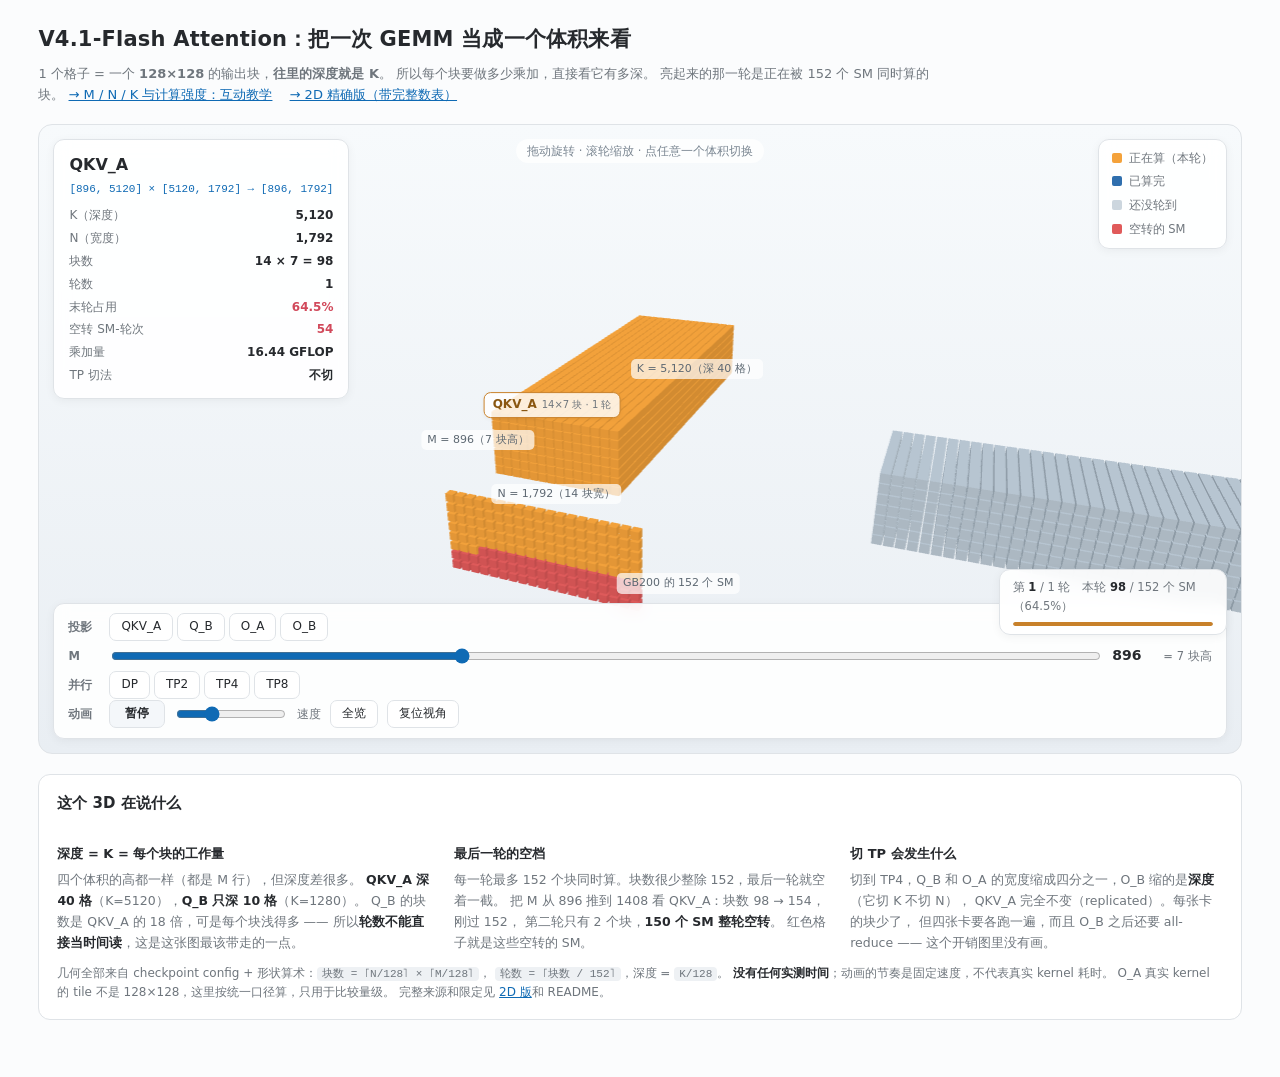
<file: index.html>
<!DOCTYPE html>
<html lang="zh-CN">
<head>
<meta charset="utf-8">
<meta name="viewport" content="width=device-width, initial-scale=1">
<title>V4.1-Flash Attention 3D</title>
<link rel="stylesheet" href="style.css">
<link rel="stylesheet" href="scene.css">
<script type="importmap">
{ "imports": { "three": "./vendor/three.module.js" } }
</script>
</head>
<body class="is3d">

<header>
  <h1>V4.1-Flash Attention：把一次 GEMM 当成一个体积来看</h1>
  <p class="sub">
    1 个格子 = 一个 <b>128×128</b> 的输出块，<b>往里的深度就是 K</b>。
    所以每个块要做多少乘加，直接看它有多深。
    亮起来的那一轮是正在被 152 个 SM 同时算的块。
    <a href="mnk.html">→ M / N / K 与计算强度：互动教学</a>　
    <a href="2d.html">→ 2D 精确版（带完整数表）</a>
  </p>
</header>

<div id="stage">
  <canvas id="gl"></canvas>
  <div id="labels"></div>

  <div id="readout" class="glass">
    <div class="ro-name" id="roName">QKV_A</div>
    <div class="ro-expr" id="roExpr"></div>
    <dl id="roStats"></dl>
  </div>

  <div id="hud" class="glass">
    <div class="hud-row">
      <span class="k">投影</span>
      <div class="seg" id="segProj"></div>
    </div>
    <div class="hud-row">
      <span class="k">M</span>
      <input type="range" id="m" min="64" max="2432" step="64" value="896">
      <b id="mOut">896</b>
      <span class="u" id="mRb"></span>
    </div>
    <div class="hud-row">
      <span class="k">并行</span>
      <div class="seg" id="segTp"></div>
    </div>
    <div class="hud-row">
      <span class="k">动画</span>
      <button id="play" class="prim">暂停</button>
      <input type="range" id="speed" min="20" max="260" step="10" value="90">
      <span class="u">速度</span>
      <button id="overview">全览</button>
      <button id="reset">复位视角</button>
    </div>
  </div>

  <div id="legend" class="glass">
    <span><i style="background:#f4a23b"></i>正在算（本轮）</span>
    <span><i style="background:#2f6fae"></i>已算完</span>
    <span><i style="background:#ccd6de"></i>还没轮到</span>
    <span><i style="background:#e05a5a"></i>空转的 SM</span>
  </div>

  <div id="wavebar" class="glass"><div id="waveText"></div><div id="waveTrack"><div id="waveFill"></div></div></div>
  <div id="hint">拖动旋转 · 滚轮缩放 · 点任意一个体积切换</div>
</div>

<section class="panel">
  <h2>这个 3D 在说什么</h2>
  <div class="cols3">
    <div>
      <h3>深度 = K = 每个块的工作量</h3>
      <p>
        四个体积的高都一样（都是 M 行），但深度差很多。
        <b>QKV_A 深 40 格</b>（K=5120），<b>Q_B 只深 10 格</b>（K=1280）。
        Q_B 的块数是 QKV_A 的 18 倍，可是每个块浅得多 ——
        所以<b>轮数不能直接当时间读</b>，这是这张图最该带走的一点。
      </p>
    </div>
    <div>
      <h3>最后一轮的空档</h3>
      <p>
        每一轮最多 152 个块同时算。块数很少整除 152，最后一轮就空着一截。
        把 M 从 896 推到 1408 看 QKV_A：块数 98 → 154，刚过 152，
        第二轮只有 2 个块，<b>150 个 SM 整轮空转</b>。
        红色格子就是这些空转的 SM。
      </p>
    </div>
    <div>
      <h3>切 TP 会发生什么</h3>
      <p>
        切到 TP4，Q_B 和 O_A 的宽度缩成四分之一，O_B 缩的是<b>深度</b>（它切 K 不切 N），
        QKV_A 完全不变（replicated）。每张卡的块少了，
        但四张卡要各跑一遍，而且 O_B 之后还要 all-reduce —— 这个开销图里没有画。
      </p>
    </div>
  </div>
  <p class="why">
    几何全部来自 checkpoint config + 形状算术：<code>块数 = ⌈N/128⌉ × ⌈M/128⌉</code>，
    <code>轮数 = ⌈块数 / 152⌉</code>，深度 = <code>K/128</code>。
    <b>没有任何实测时间</b>；动画的节奏是固定速度，不代表真实 kernel 耗时。
    O_A 真实 kernel 的 tile 不是 128×128，这里按统一口径算，只用于比较量级。
    完整来源和限定见 <a href="2d.html">2D 版</a>和 README。
  </p>
</section>

<script type="module" src="scene.js"></script>
</body>
</html>
</file>
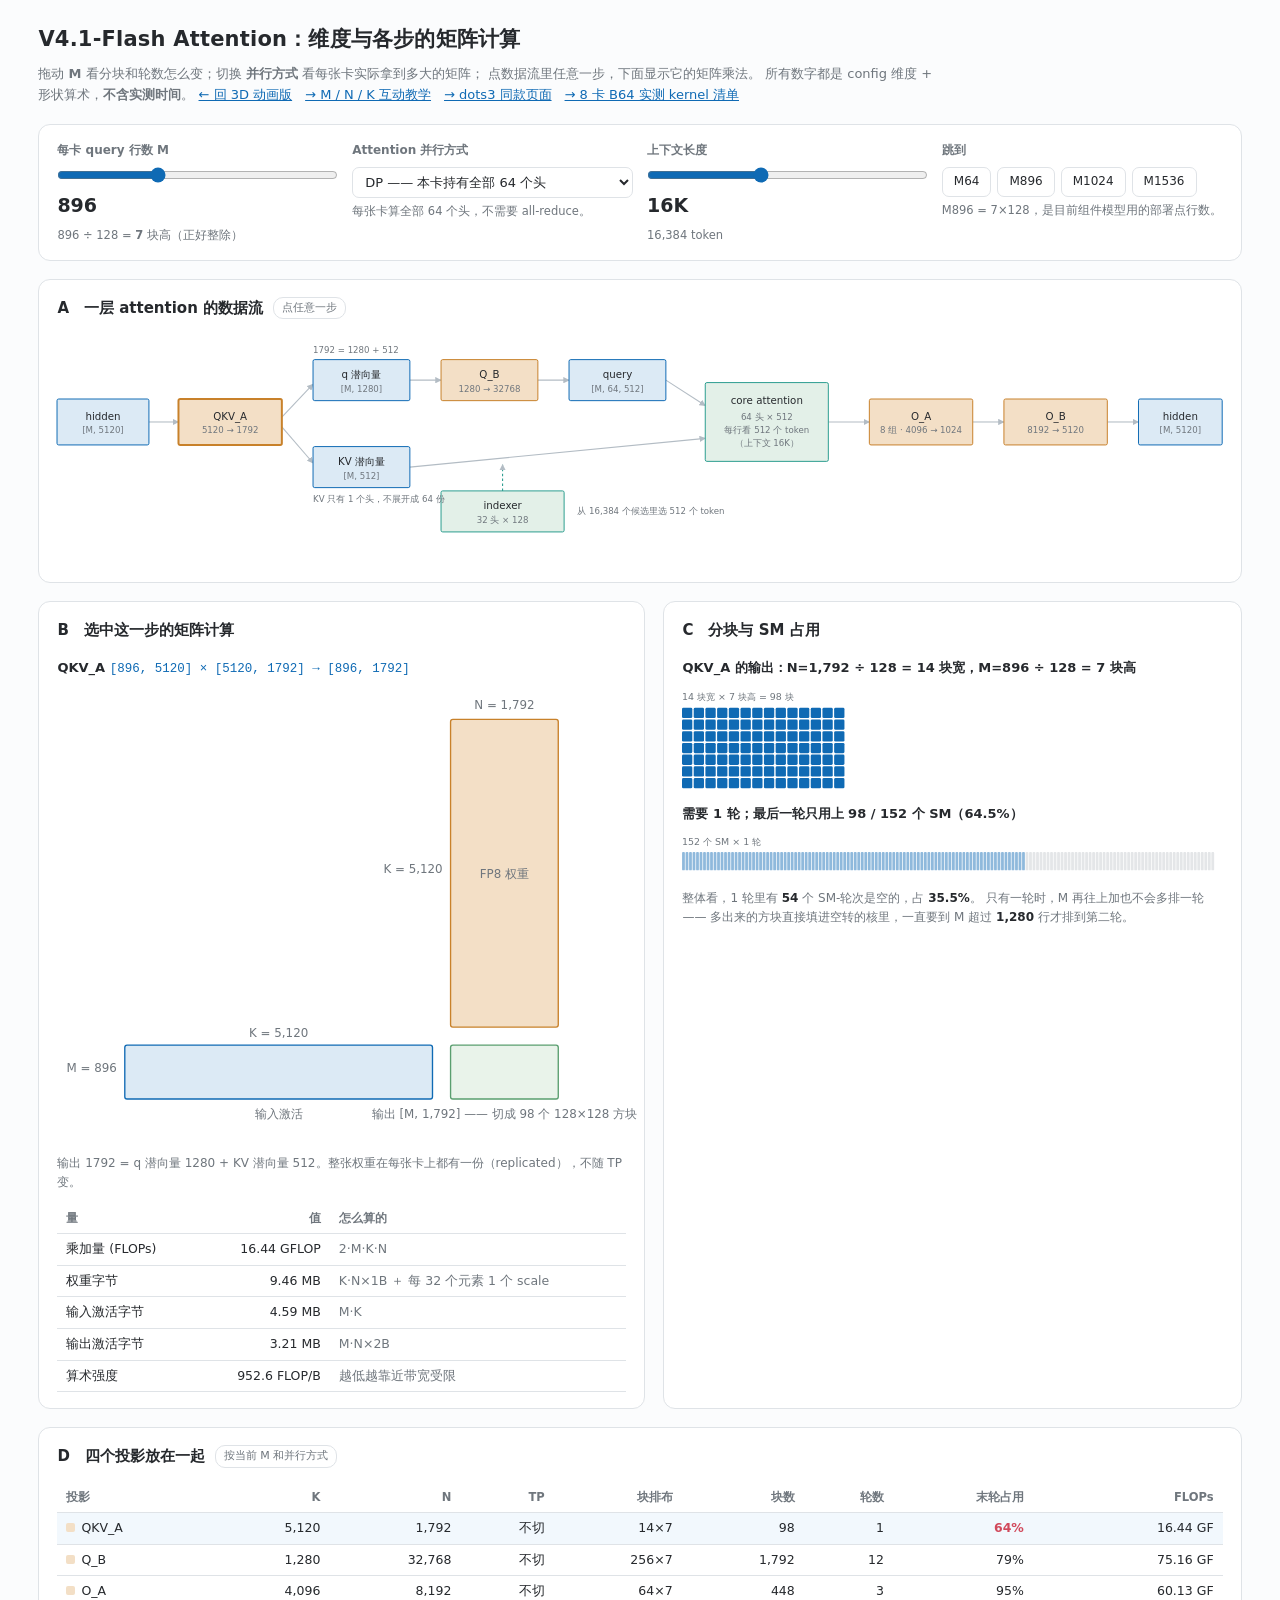
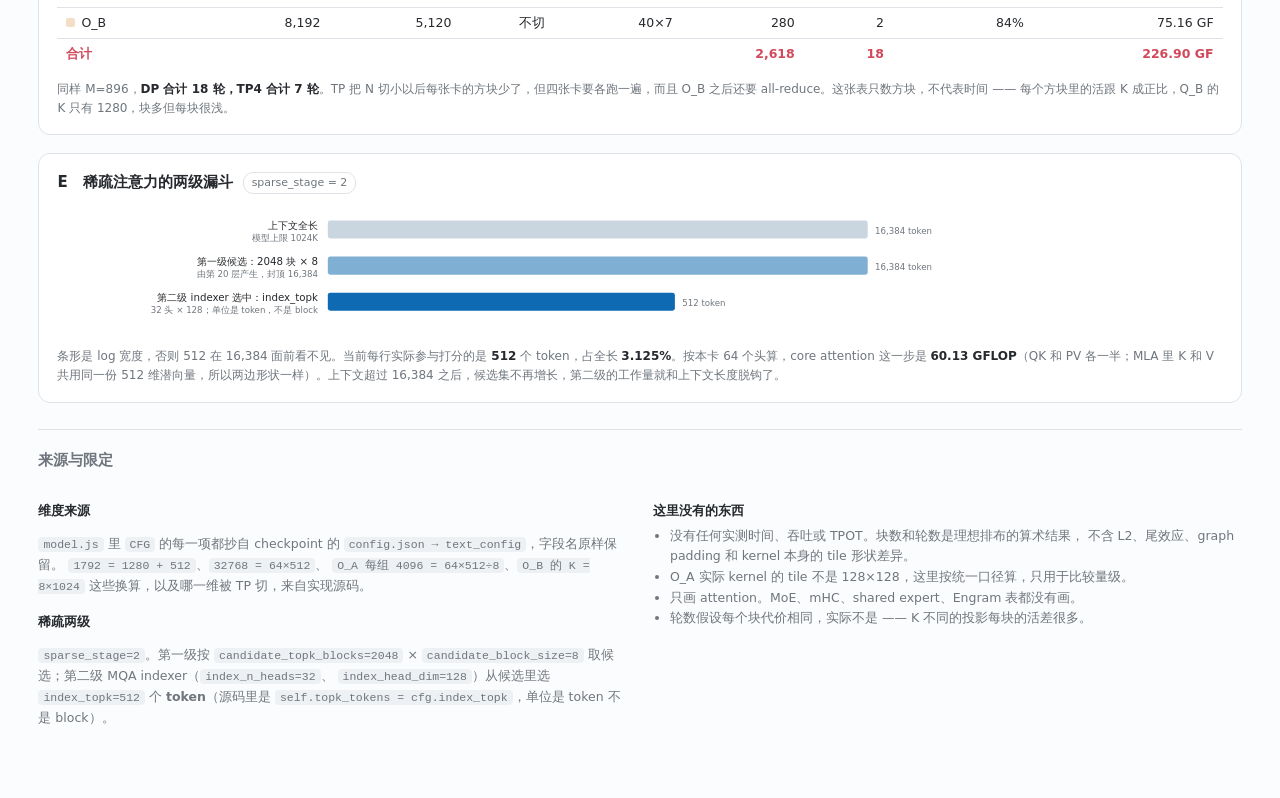
<file: 2d.html>
<!DOCTYPE html>
<html lang="zh-CN">
<head>
<meta charset="utf-8">
<meta name="viewport" content="width=device-width, initial-scale=1">
<title>V4.1-Flash Attention 结构与矩阵计算（2D 精确版）</title>
<link rel="stylesheet" href="style.css">
</head>
<body>

<header>
  <h1>V4.1-Flash Attention：维度与各步的矩阵计算</h1>
  <p class="sub">
    拖动 <b>M</b> 看分块和轮数怎么变；切换 <b>并行方式</b> 看每张卡实际拿到多大的矩阵；
    点数据流里任意一步，下面显示它的矩阵乘法。
    所有数字都是 config 维度 + 形状算术，<b>不含实测时间</b>。
    <a href="index.html">← 回 3D 动画版</a>　<a href="mnk.html">→ M / N / K 互动教学</a>　<a href="dots3.html">→ dots3 同款页面</a>　<a href="kernels.html">→ 8 卡 B64 实测 kernel 清单</a>
  </p>
</header>

<section class="controls">
  <div class="ctrl">
    <label for="m">每卡 query 行数 M</label>
    <input type="range" id="m" min="64" max="2432" step="64" value="896">
    <output id="mOut"></output>
    <div class="hint" id="mHint"></div>
  </div>
  <div class="ctrl">
    <label for="tp">Attention 并行方式</label>
    <select id="tp">
      <option value="1" selected>DP —— 本卡持有全部 64 个头</option>
      <option value="2">TP2 —— 32 个头</option>
      <option value="4">TP4 —— 16 个头</option>
      <option value="8">TP8 —— 8 个头</option>
    </select>
    <div class="hint" id="tpHint"></div>
  </div>
  <div class="ctrl">
    <label for="ctx">上下文长度</label>
    <input type="range" id="ctx" min="10" max="20" step="1" value="14">
    <output id="ctxOut"></output>
    <div class="hint" id="ctxHint"></div>
  </div>
  <div class="ctrl presets">
    <label>跳到</label>
    <div>
      <button data-m="64">M64</button>
      <button data-m="896">M896</button>
      <button data-m="1024">M1024</button>
      <button data-m="1536">M1536</button>
    </div>
    <div class="hint">M896 = 7×128，是目前组件模型用的部署点行数。</div>
  </div>
</section>

<section class="panel">
  <h2>A　一层 attention 的数据流<span class="tag">点任意一步</span></h2>
  <div id="flow"></div>
</section>

<div class="two-col">
  <section class="panel">
    <h2>B　选中这一步的矩阵计算</h2>
    <div id="stepTitle" class="step-title"></div>
    <div id="matrix"></div>
    <div id="stepWhy" class="why"></div>
    <table id="stepTable"></table>
  </section>

  <section class="panel">
    <h2>C　分块与 SM 占用</h2>
    <div id="tileHead" class="step-title"></div>
    <div id="tiles"></div>
    <div id="smHead" class="step-title"></div>
    <div id="sms"></div>
    <div id="tileNote" class="why"></div>
  </section>
</div>

<section class="panel">
  <h2>D　四个投影放在一起<span class="tag">按当前 M 和并行方式</span></h2>
  <table id="allTable"></table>
  <div id="allNote" class="why"></div>
</section>

<section class="panel">
  <h2>E　稀疏注意力的两级漏斗<span class="tag">sparse_stage = 2</span></h2>
  <div id="funnel"></div>
  <div id="funnelNote" class="why"></div>
</section>

<footer>
  <h2>来源与限定</h2>
  <div class="cols">
    <div>
      <h3>维度来源</h3>
      <p>
        <code>model.js</code> 里 <code>CFG</code> 的每一项都抄自 checkpoint 的
        <code>config.json → text_config</code>，字段名原样保留。
        <code>1792 = 1280 + 512</code>、<code>32768 = 64×512</code>、
        <code>O_A 每组 4096 = 64×512÷8</code>、<code>O_B 的 K = 8×1024</code>
        这些换算，以及哪一维被 TP 切，来自实现源码。
      </p>
      <h3>稀疏两级</h3>
      <p>
        <code>sparse_stage=2</code>。第一级按
        <code>candidate_topk_blocks=2048</code> × <code>candidate_block_size=8</code>
        取候选；第二级 MQA indexer（<code>index_n_heads=32</code>、
        <code>index_head_dim=128</code>）从候选里选
        <code>index_topk=512</code> 个 <b>token</b>（源码里是
        <code>self.topk_tokens = cfg.index_topk</code>，单位是 token 不是 block）。
      </p>
    </div>
    <div>
      <h3>这里没有的东西</h3>
      <ul>
        <li>没有任何实测时间、吞吐或 TPOT。块数和轮数是理想排布的算术结果，
            不含 L2、尾效应、graph padding 和 kernel 本身的 tile 形状差异。</li>
        <li>O_A 实际 kernel 的 tile 不是 128×128，这里按统一口径算，只用于比较量级。</li>
        <li>只画 attention。MoE、mHC、shared expert、Engram 表都没有画。</li>
        <li>轮数假设每个块代价相同，实际不是 —— K 不同的投影每块的活差很多。</li>
      </ul>
    </div>
  </div>
</footer>

<script type="module" src="app.js"></script>
</body>
</html>
</file>
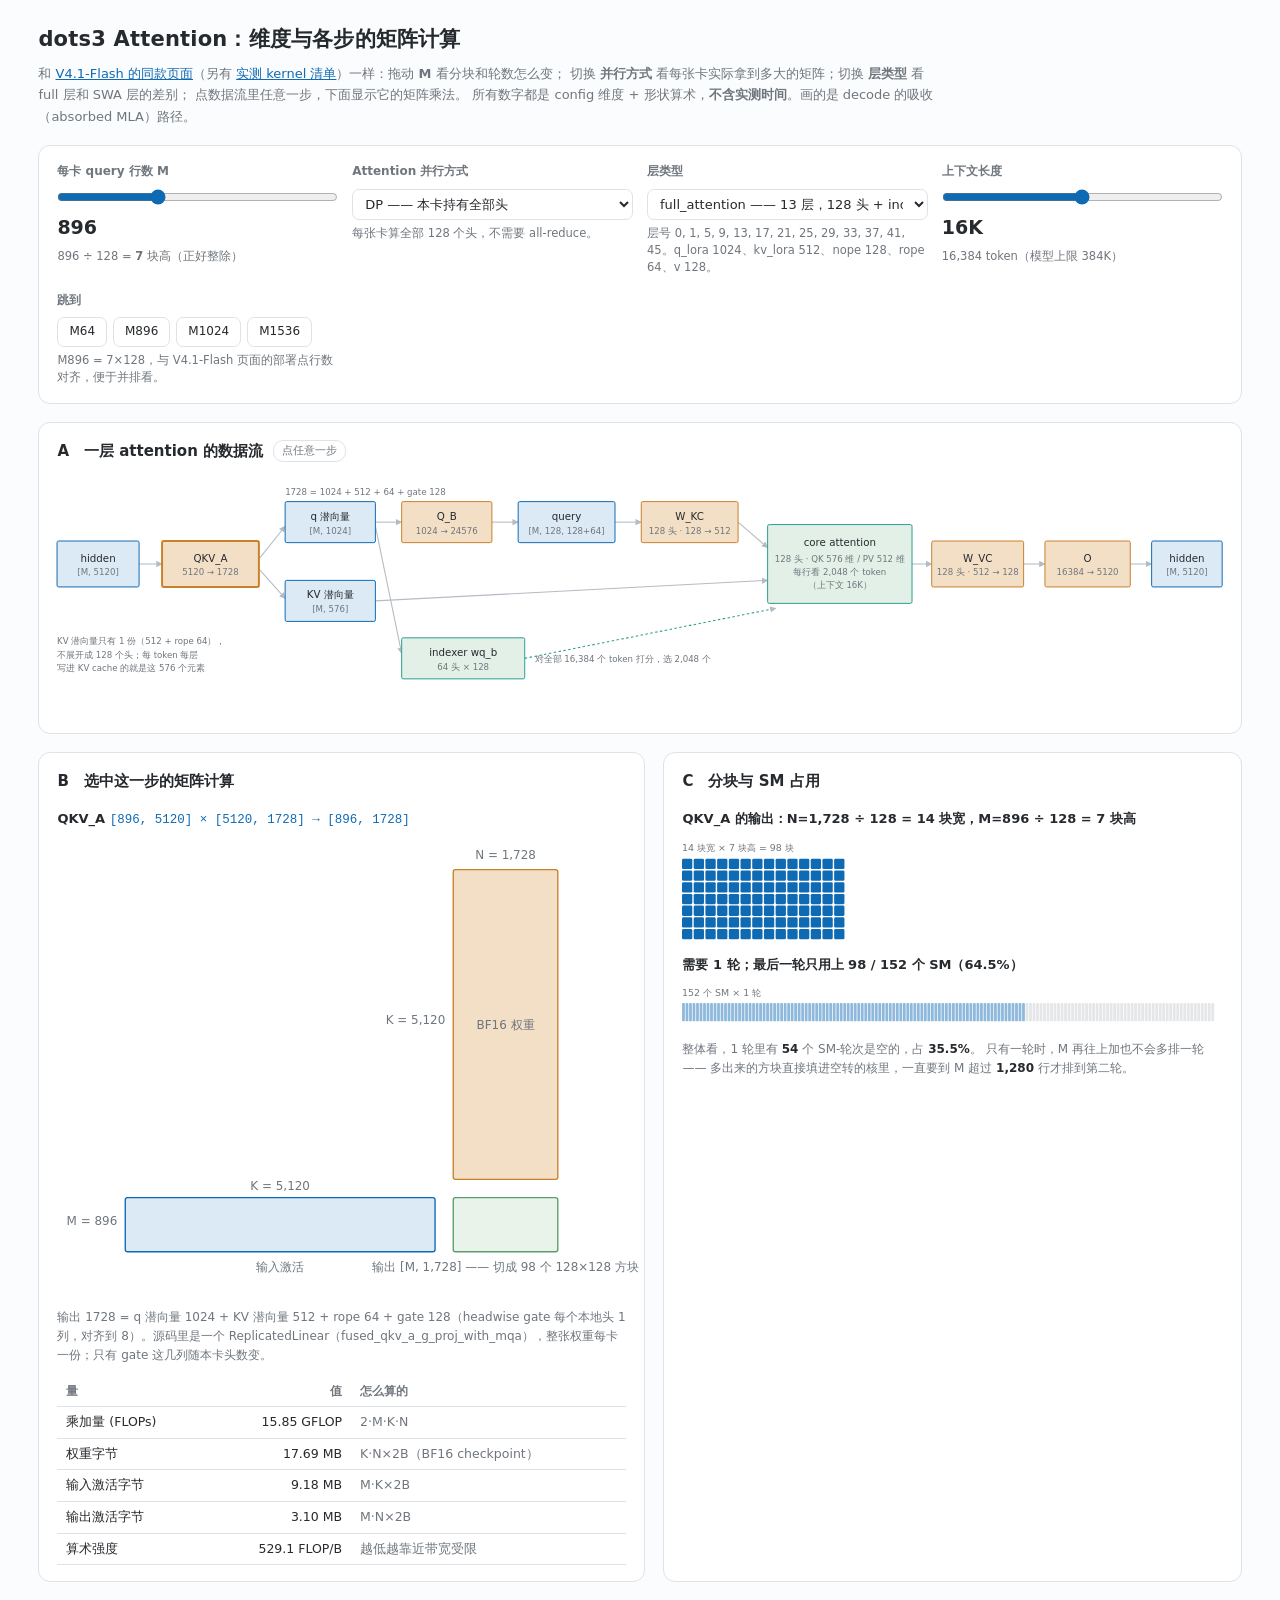
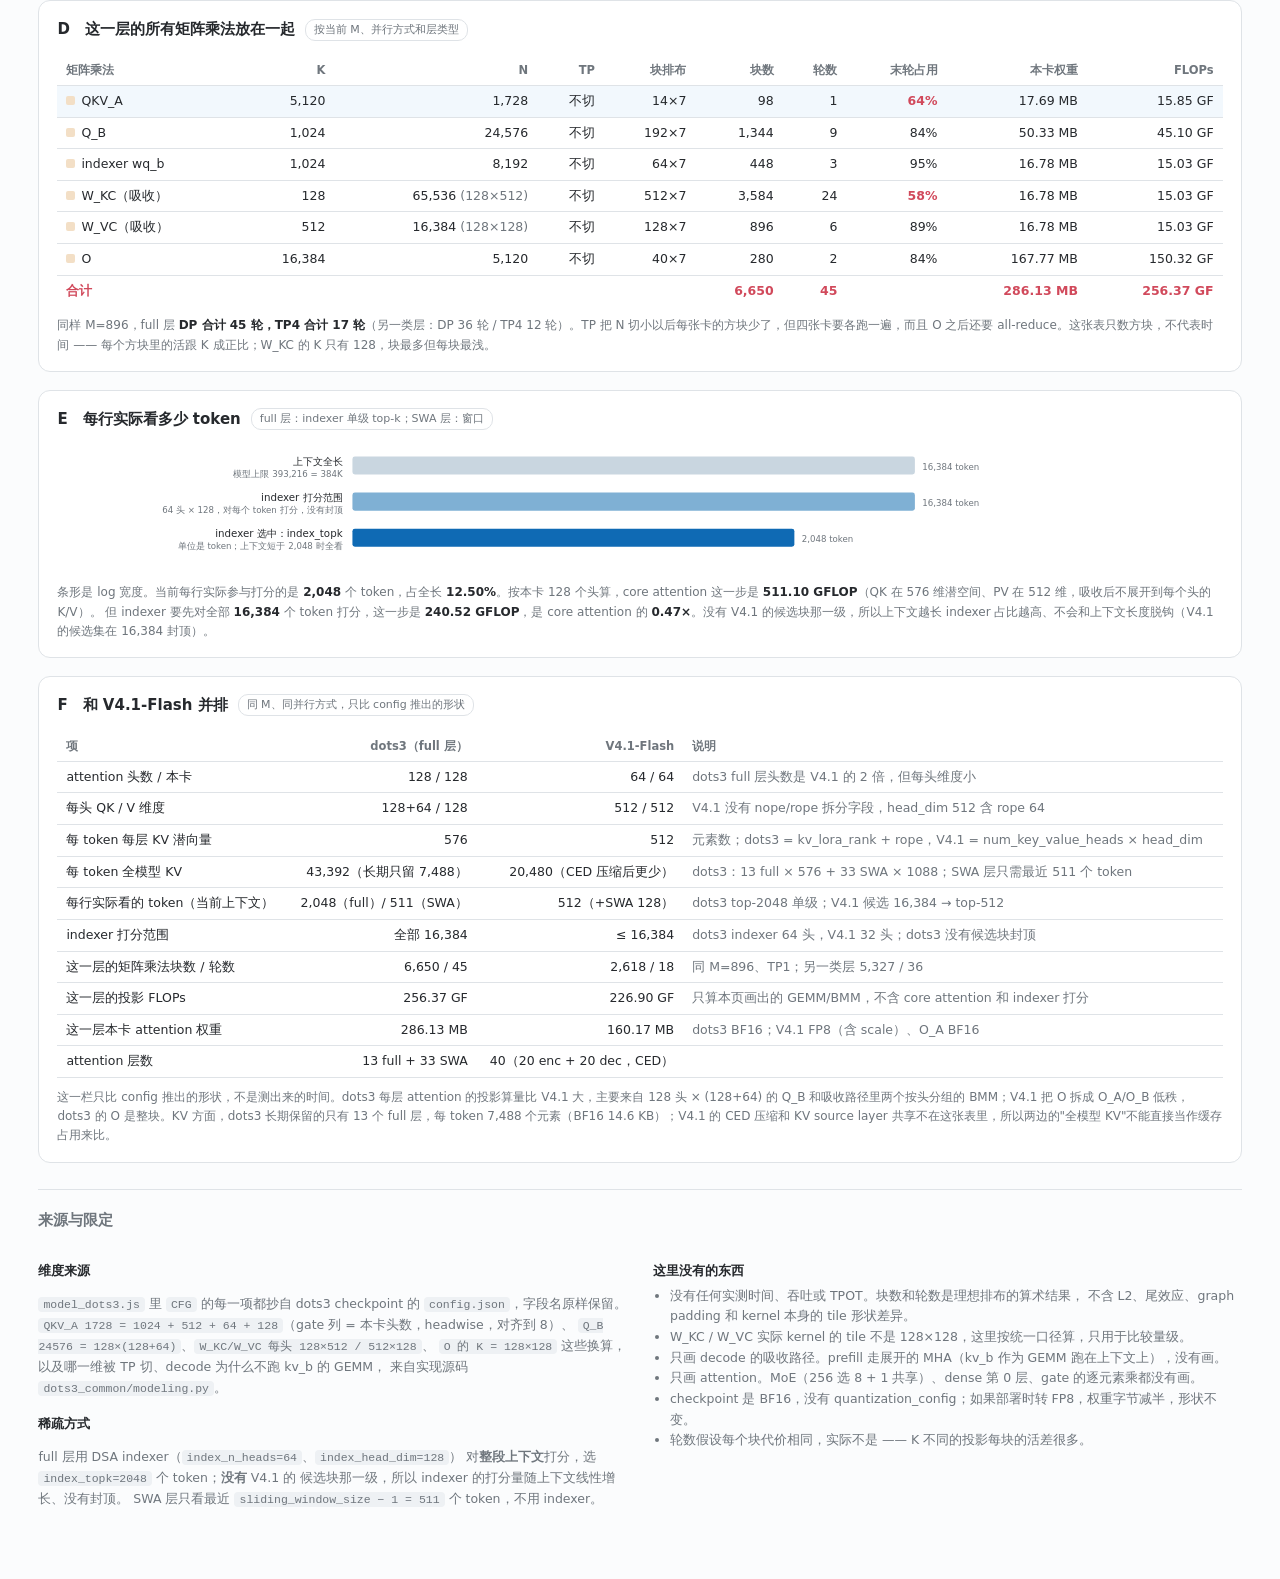
<file: dots3.html>
<!DOCTYPE html>
<html lang="zh-CN">
<head>
<meta charset="utf-8">
<meta name="viewport" content="width=device-width, initial-scale=1">
<title>dots3 Attention 结构与矩阵计算（2D 精确版）</title>
<link rel="stylesheet" href="style.css">
</head>
<body>

<header>
  <h1>dots3 Attention：维度与各步的矩阵计算</h1>
  <p class="sub">
    和 <a href="2d.html">V4.1-Flash 的同款页面</a>（另有 <a href="kernels.html">实测 kernel 清单</a>）一样：拖动 <b>M</b> 看分块和轮数怎么变；
    切换 <b>并行方式</b> 看每张卡实际拿到多大的矩阵；切换 <b>层类型</b> 看 full 层和 SWA 层的差别；
    点数据流里任意一步，下面显示它的矩阵乘法。
    所有数字都是 config 维度 + 形状算术，<b>不含实测时间</b>。画的是 decode 的吸收（absorbed MLA）路径。
  </p>
</header>

<section class="controls">
  <div class="ctrl">
    <label for="m">每卡 query 行数 M</label>
    <input type="range" id="m" min="64" max="2432" step="64" value="896">
    <output id="mOut"></output>
    <div class="hint" id="mHint"></div>
  </div>
  <div class="ctrl">
    <label for="tp">Attention 并行方式</label>
    <select id="tp">
      <option value="1" selected>DP —— 本卡持有全部头</option>
      <option value="2">TP2</option>
      <option value="4">TP4</option>
      <option value="8">TP8</option>
    </select>
    <div class="hint" id="tpHint"></div>
  </div>
  <div class="ctrl">
    <label for="layer">层类型</label>
    <select id="layer">
      <option value="full" selected>full_attention —— 13 层，128 头 + indexer</option>
      <option value="swa">sliding_attention —— 33 层，64 头，窗口 512</option>
    </select>
    <div class="hint" id="layerHint"></div>
  </div>
  <div class="ctrl">
    <label for="ctx">上下文长度</label>
    <input type="range" id="ctx" min="10" max="18" step="1" value="14">
    <output id="ctxOut"></output>
    <div class="hint" id="ctxHint"></div>
  </div>
  <div class="ctrl presets">
    <label>跳到</label>
    <div>
      <button data-m="64">M64</button>
      <button data-m="896">M896</button>
      <button data-m="1024">M1024</button>
      <button data-m="1536">M1536</button>
    </div>
    <div class="hint">M896 = 7×128，与 V4.1-Flash 页面的部署点行数对齐，便于并排看。</div>
  </div>
</section>

<section class="panel">
  <h2>A　一层 attention 的数据流<span class="tag">点任意一步</span></h2>
  <div id="flow"></div>
</section>

<div class="two-col">
  <section class="panel">
    <h2>B　选中这一步的矩阵计算</h2>
    <div id="stepTitle" class="step-title"></div>
    <div id="matrix"></div>
    <div id="stepWhy" class="why"></div>
    <table id="stepTable"></table>
  </section>

  <section class="panel">
    <h2>C　分块与 SM 占用</h2>
    <div id="tileHead" class="step-title"></div>
    <div id="tiles"></div>
    <div id="smHead" class="step-title"></div>
    <div id="sms"></div>
    <div id="tileNote" class="why"></div>
  </section>
</div>

<section class="panel">
  <h2>D　这一层的所有矩阵乘法放在一起<span class="tag">按当前 M、并行方式和层类型</span></h2>
  <table id="allTable"></table>
  <div id="allNote" class="why"></div>
</section>

<section class="panel">
  <h2>E　每行实际看多少 token<span class="tag">full 层：indexer 单级 top-k；SWA 层：窗口</span></h2>
  <div id="funnel"></div>
  <div id="funnelNote" class="why"></div>
</section>

<section class="panel">
  <h2>F　和 V4.1-Flash 并排<span class="tag">同 M、同并行方式，只比 config 推出的形状</span></h2>
  <table id="cmpTable"></table>
  <div id="cmpNote" class="why"></div>
</section>

<footer>
  <h2>来源与限定</h2>
  <div class="cols">
    <div>
      <h3>维度来源</h3>
      <p>
        <code>model_dots3.js</code> 里 <code>CFG</code> 的每一项都抄自 dots3 checkpoint 的
        <code>config.json</code>，字段名原样保留。
        <code>QKV_A 1728 = 1024 + 512 + 64 + 128</code>（gate 列 = 本卡头数，headwise，对齐到 8）、
        <code>Q_B 24576 = 128×(128+64)</code>、<code>W_KC/W_VC 每头 128×512 / 512×128</code>、
        <code>O 的 K = 128×128</code> 这些换算，以及哪一维被 TP 切、decode 为什么不跑 kv_b 的 GEMM，
        来自实现源码 <code>dots3_common/modeling.py</code>。
      </p>
      <h3>稀疏方式</h3>
      <p>
        full 层用 DSA indexer（<code>index_n_heads=64</code>、<code>index_head_dim=128</code>）
        对<b>整段上下文</b>打分，选 <code>index_topk=2048</code> 个 token；<b>没有</b> V4.1 的
        候选块那一级，所以 indexer 的打分量随上下文线性增长、没有封顶。
        SWA 层只看最近 <code>sliding_window_size − 1 = 511</code> 个 token，不用 indexer。
      </p>
    </div>
    <div>
      <h3>这里没有的东西</h3>
      <ul>
        <li>没有任何实测时间、吞吐或 TPOT。块数和轮数是理想排布的算术结果，
            不含 L2、尾效应、graph padding 和 kernel 本身的 tile 形状差异。</li>
        <li>W_KC / W_VC 实际 kernel 的 tile 不是 128×128，这里按统一口径算，只用于比较量级。</li>
        <li>只画 decode 的吸收路径。prefill 走展开的 MHA（kv_b 作为 GEMM 跑在上下文上），没有画。</li>
        <li>只画 attention。MoE（256 选 8 + 1 共享）、dense 第 0 层、gate 的逐元素乘都没有画。</li>
        <li>checkpoint 是 BF16，没有 quantization_config；如果部署时转 FP8，权重字节减半，形状不变。</li>
        <li>轮数假设每个块代价相同，实际不是 —— K 不同的投影每块的活差很多。</li>
      </ul>
    </div>
  </div>
</footer>

<script type="module" src="app_dots3.js"></script>
</body>
</html>
</file>
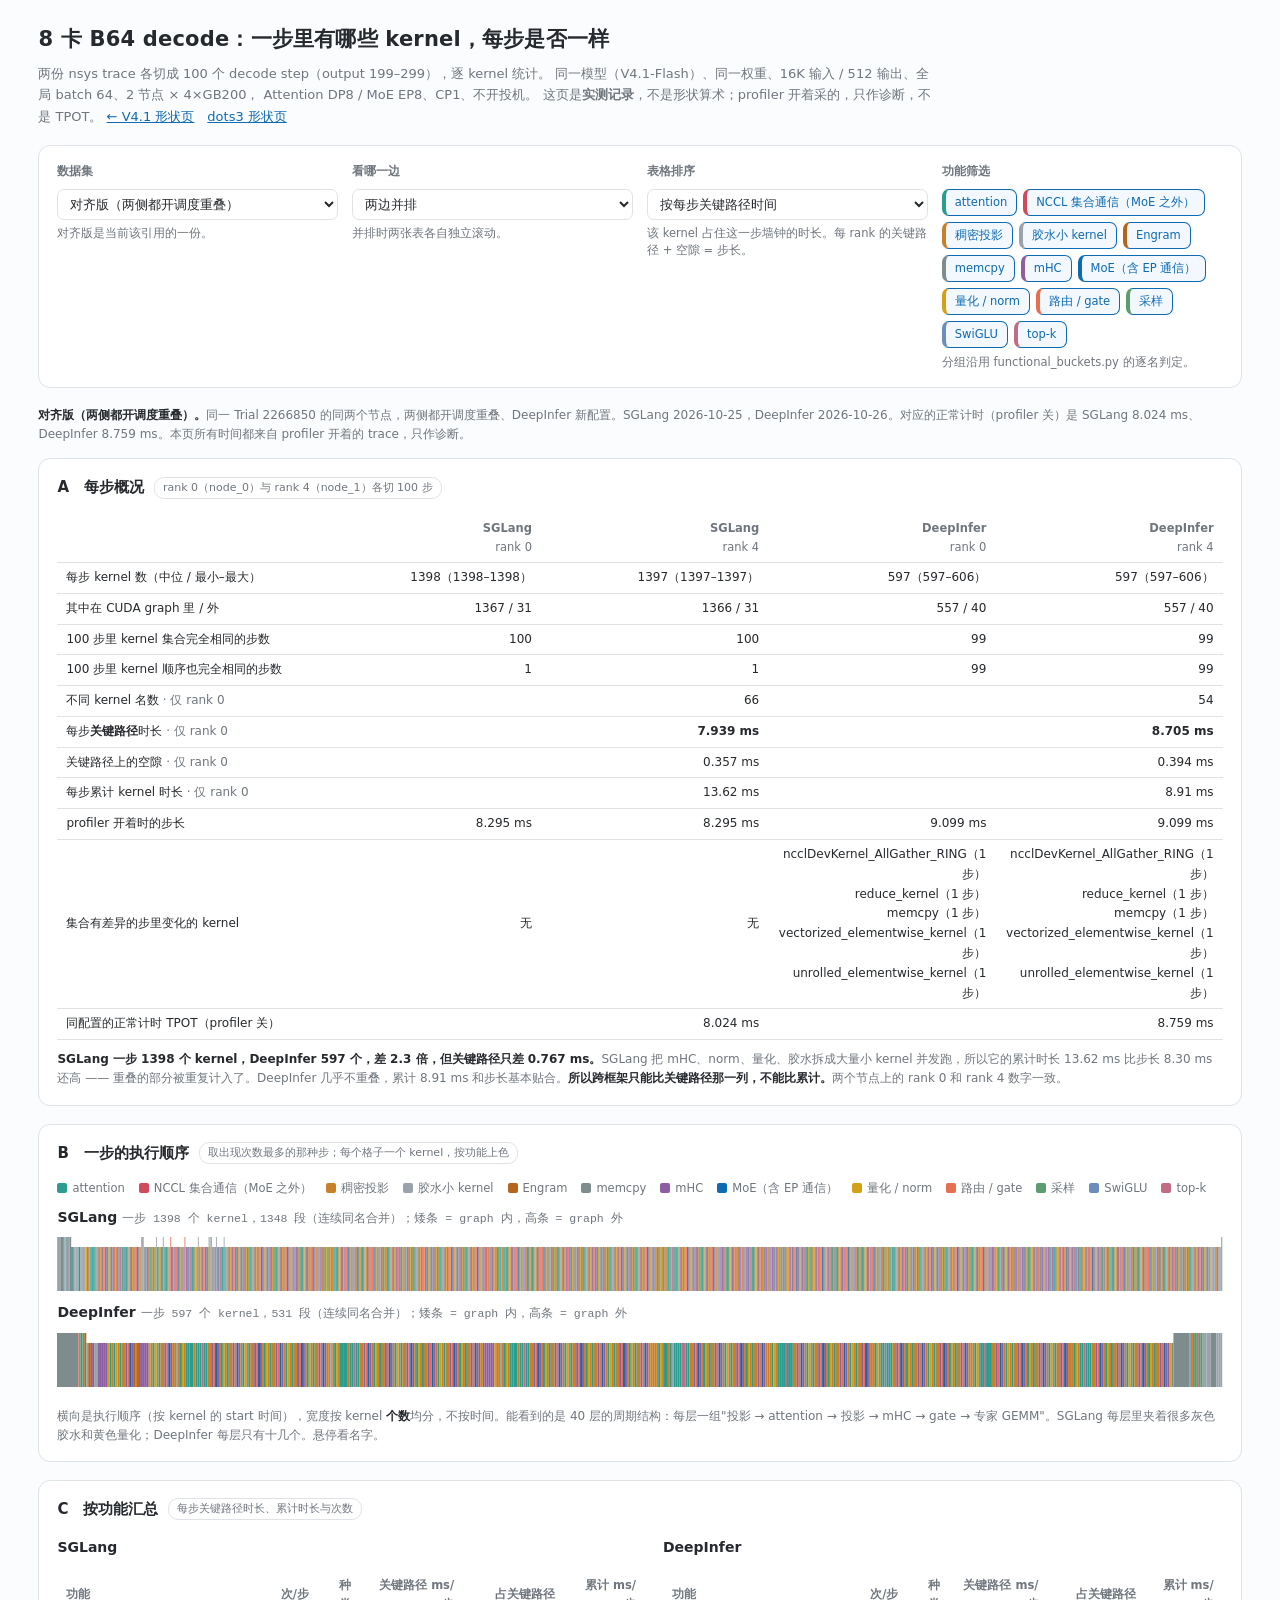
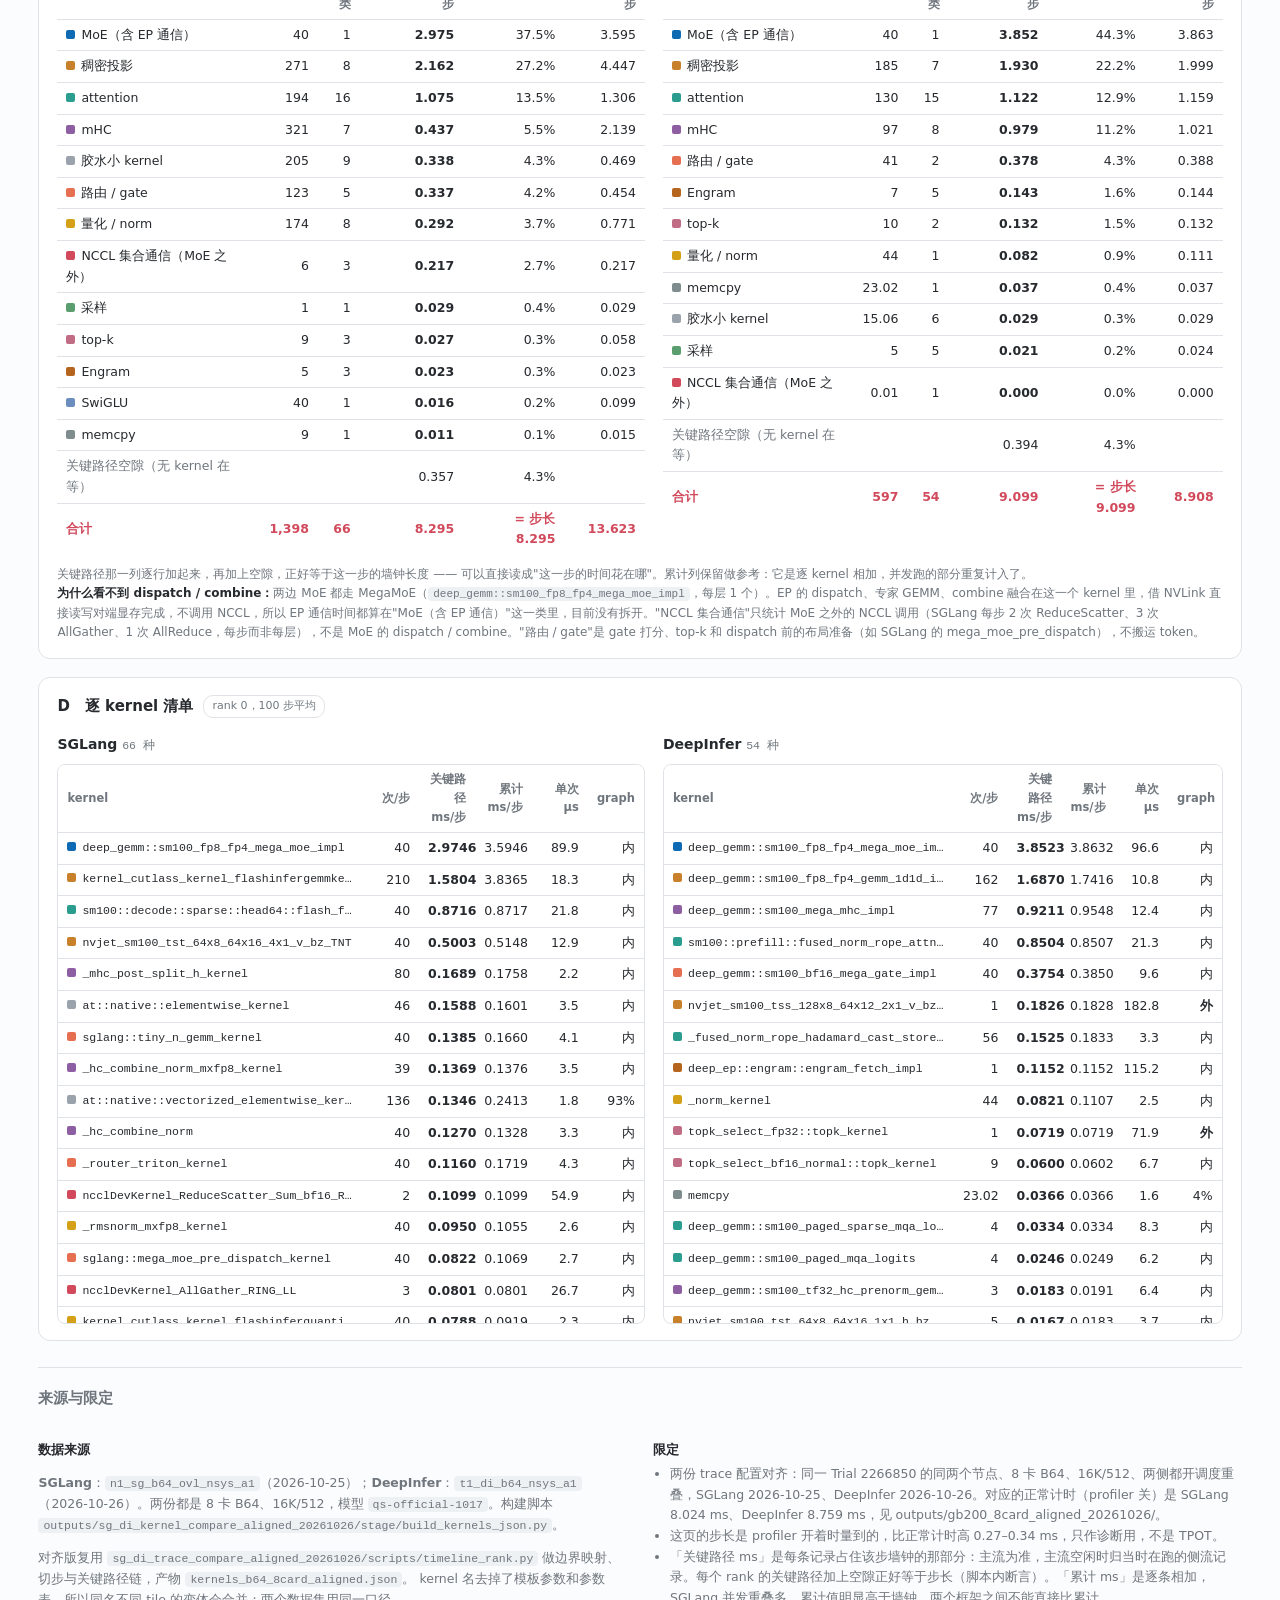
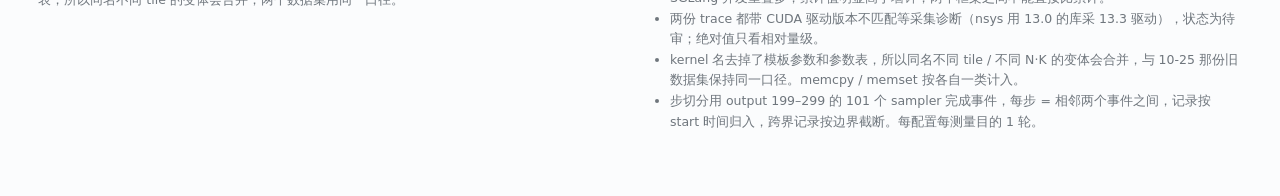
<file: kernels.html>
<!DOCTYPE html>
<html lang="zh-CN">
<head>
<meta charset="utf-8">
<meta name="viewport" content="width=device-width, initial-scale=1">
<title>8 卡 B64 decode：一步里有哪些 kernel（SGLang vs DeepInfer）</title>
<link rel="stylesheet" href="style.css">
<style>
  .cards { display: grid; gap: 12px; grid-template-columns: repeat(auto-fit, minmax(150px, 1fr)); margin-bottom: 10px; }
  .card { border: 1px solid var(--line); border-radius: 9px; padding: 9px 12px; background: #fbfcfd; }
  .card .k { font-size: 11px; color: var(--grey); }
  .card .v { font-size: 19px; font-weight: 600; font-variant-numeric: tabular-nums; }
  .card .s { font-size: 11px; color: var(--grey); }
  .legend { display: flex; flex-wrap: wrap; gap: 6px 14px; font-size: 11.5px; color: var(--grey); margin: 6px 0 8px; }
  .legend span::before { content: ''; display: inline-block; width: 10px; height: 10px; border-radius: 2px; margin-right: 5px; background: var(--c); vertical-align: -1px; }
  .strip svg { height: 64px; }
  .fw-title { font-size: 14px; font-weight: 600; margin: 0 0 8px; }
  .fw-title .mono { font-family: ui-monospace, Menlo, monospace; font-weight: 400; color: var(--grey); font-size: 11.5px; }
  #overview { table-layout: fixed; }
  #overview th:first-child, #overview td:first-child { width: 22%; }
  #overview td { white-space: normal; word-break: break-word; font-size: 12px; }
  .scroll table { table-layout: fixed; }
  td.name { text-align: left; font-family: ui-monospace, Menlo, monospace; font-size: 11.5px; overflow: hidden; text-overflow: ellipsis; white-space: nowrap; }
  .scroll th:first-child, .scroll td:first-child { width: 52%; }
  th.sortable { cursor: pointer; }
  th.sortable.on { color: var(--act-edge); }
  .filters { display: flex; flex-wrap: wrap; gap: 6px; margin: 4px 0 6px; }
  .filters button { font: inherit; font-size: 11.5px; padding: 3px 9px; border: 1px solid var(--line); background: #fff; border-radius: 7px; cursor: pointer; color: var(--dark); }
  .filters button.on { border-color: var(--act-edge); color: var(--act-edge); background: #f2f8fd; }
  .scroll { max-height: 560px; overflow: auto; border: 1px solid var(--line); border-radius: 8px; }
  .scroll table { margin: 0; }
  .scroll th { position: sticky; top: 0; background: #fff; z-index: 1; }
</style>
</head>
<body>

<header>
  <h1>8 卡 B64 decode：一步里有哪些 kernel，每步是否一样</h1>
  <p class="sub">
    两份 nsys trace 各切成 100 个 decode step（output 199–299），逐 kernel 统计。
    同一模型（V4.1-Flash）、同一权重、16K 输入 / 512 输出、全局 batch 64、2 节点 × 4×GB200，
    Attention DP8 / MoE EP8、CP1、不开投机。
    这页是<b>实测记录</b>，不是形状算术；profiler 开着采的，只作诊断，不是 TPOT。
    <a href="2d.html">← V4.1 形状页</a>　<a href="dots3.html">dots3 形状页</a>
  </p>
</header>

<section class="controls">
  <div class="ctrl">
    <label for="ds">数据集</label>
    <select id="ds">
      <option value="aligned" selected>对齐版（两侧都开调度重叠）</option>
      <option value="legacy">旧版（SGLang 关了调度重叠）</option>
    </select>
    <div class="hint">对齐版是当前该引用的一份。</div>
  </div>
  <div class="ctrl">
    <label for="fw">看哪一边</label>
    <select id="fw">
      <option value="both" selected>两边并排</option>
      <option value="SGLang">只看 SGLang</option>
      <option value="DeepInfer">只看 DeepInfer</option>
    </select>
    <div class="hint">并排时两张表各自独立滚动。</div>
  </div>
  <div class="ctrl">
    <label for="sort">表格排序</label>
    <select id="sort"></select>
    <div class="hint" id="sortHint"></div>
  </div>
  <div class="ctrl">
    <label>功能筛选</label>
    <div class="filters" id="filters"></div>
    <div class="hint">分组沿用 functional_buckets.py 的逐名判定。</div>
  </div>
</section>

<div class="why" id="dsNote" style="margin:0 0 14px"></div>

<section class="panel">
  <h2>A　每步概况<span class="tag">rank 0（node_0）与 rank 4（node_1）各切 100 步</span></h2>
  <table id="overview"></table>
  <div class="why" id="overviewNote"></div>
</section>

<section class="panel">
  <h2>B　一步的执行顺序<span class="tag">取出现次数最多的那种步；每个格子一个 kernel，按功能上色</span></h2>
  <div class="legend" id="legend"></div>
  <div id="strips"></div>
  <div class="why" id="stripNote"></div>
</section>

<section class="panel">
  <h2>C　按功能汇总<span class="tag">每步关键路径时长、累计时长与次数</span></h2>
  <div id="buckets" class="two-col" style="max-width:none"></div>
  <div class="why" id="bucketNote"></div>
</section>

<section class="panel">
  <h2>D　逐 kernel 清单<span class="tag">rank 0，100 步平均</span></h2>
  <div id="tables" class="two-col" style="max-width:none"></div>
</section>

<footer>
  <h2>来源与限定</h2>
  <div class="cols">
    <div>
      <h3>数据来源</h3>
      <p id="prov"></p>
      <p>对齐版复用 <code>sg_di_trace_compare_aligned_20261026/scripts/timeline_rank.py</code>
        做边界映射、切步与关键路径链，产物 <code>kernels_b64_8card_aligned.json</code>。
        kernel 名去掉了模板参数和参数表，所以同名不同 tile 的变体会合并；两个数据集用同一口径。</p>
    </div>
    <div>
      <h3>限定</h3>
      <ul id="limits"></ul>
    </div>
  </div>
</footer>

<script type="module" src="kernels.js"></script>
</body>
</html>
</file>
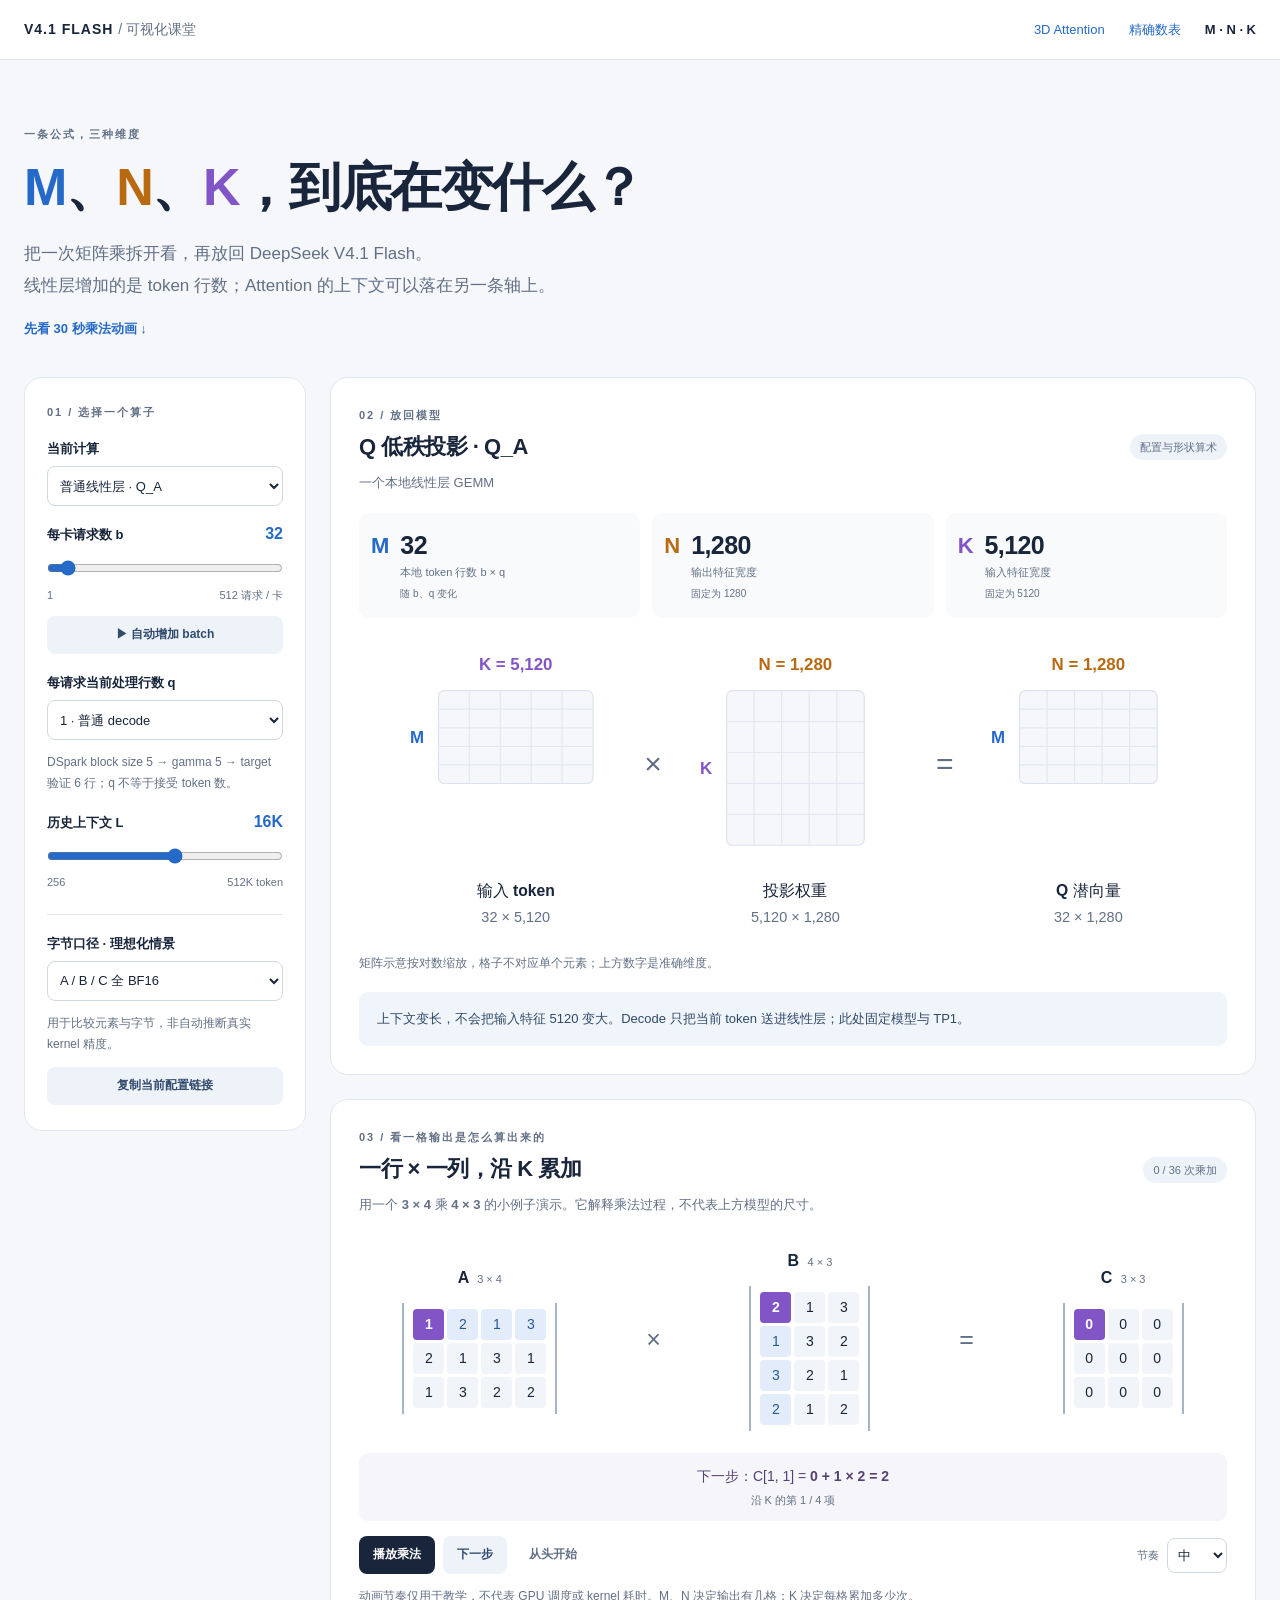
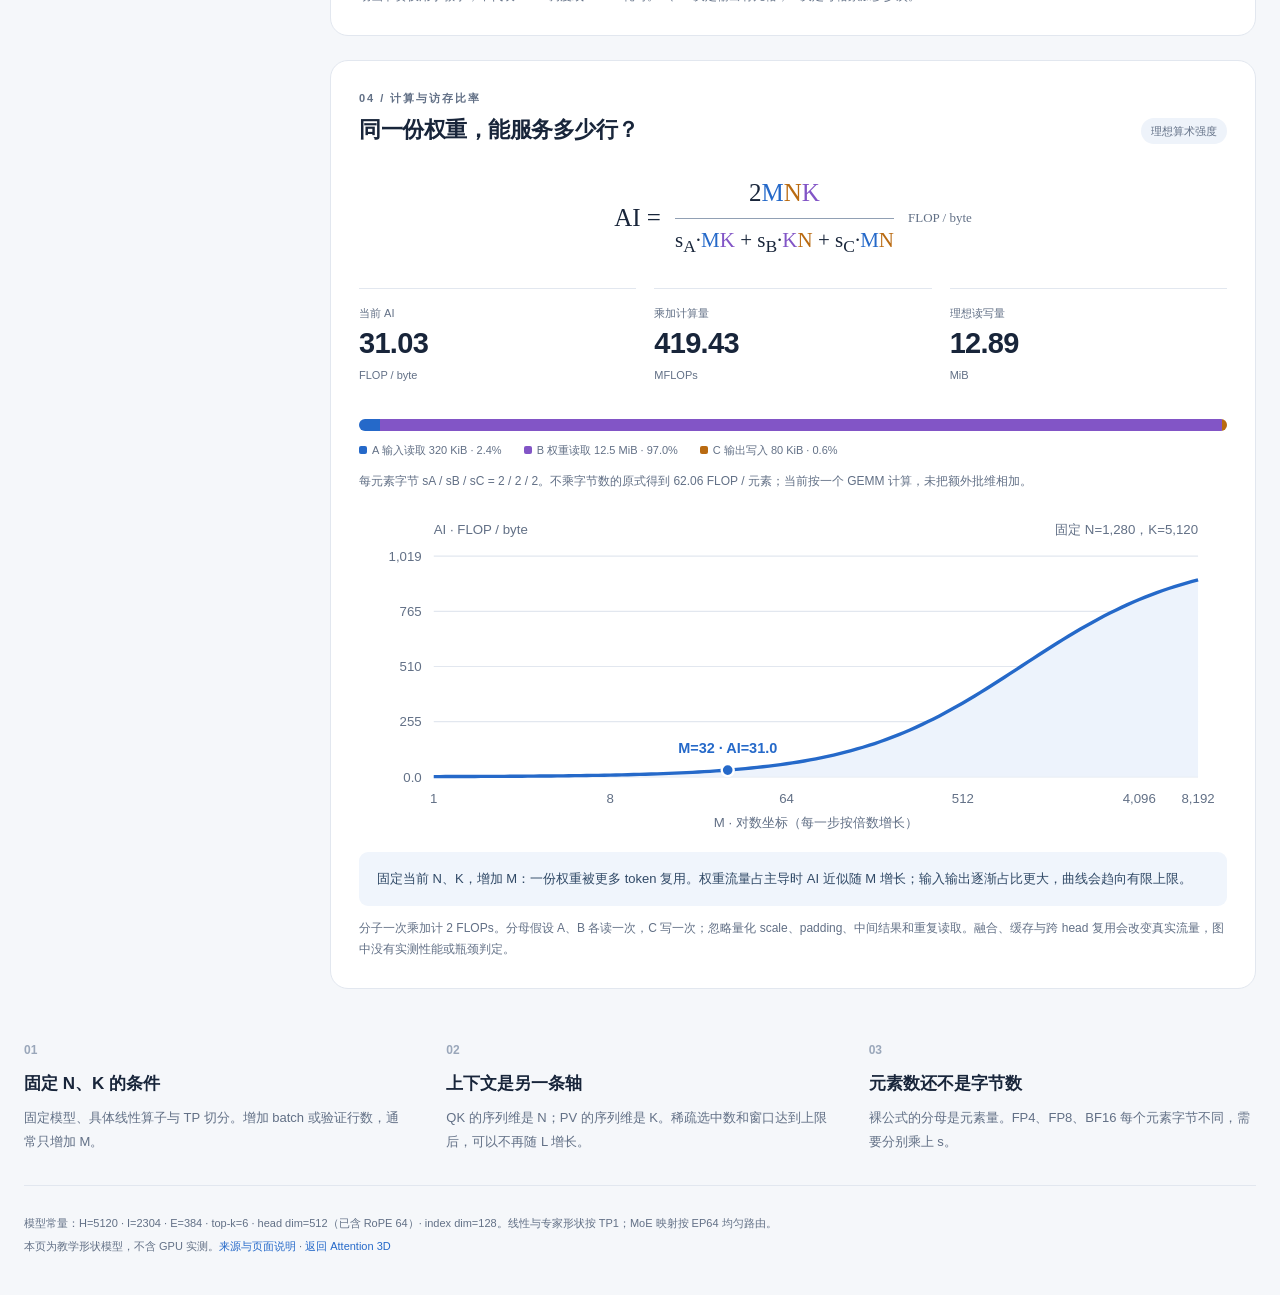
<file: mnk.html>
<!doctype html>
<html lang="zh-CN">
<head>
 <meta charset="utf-8"><meta name="viewport" content="width=device-width,initial-scale=1">
 <meta name="description" content="用交互动画理解 DeepSeek V4.1 Flash 的 M、N、K：线性层、MoE、Attention 与计算强度。">
 <title>M、N、K 到底是什么？ · V4.1-Flash 教学动画</title>
 <link rel="stylesheet" href="mnk.css">
</head>
<body>
 <nav class="topnav" aria-label="网站导航"><a href="index.html" class="brand">V4.1 FLASH <span>/ 可视化课堂</span></a><div><a href="index.html">3D Attention</a><a href="2d.html">精确数表</a><a href="mnk.html" aria-current="page">M · N · K</a></div></nav>
 <main>
  <header class="hero"><p class="eyebrow">一条公式，三种维度</p><h1><span class="m">M</span>、<span class="n">N</span>、<span class="k">K</span>，到底在变什么？</h1><p>把一次矩阵乘拆开看，再放回 DeepSeek V4.1 Flash。<br>线性层增加的是 token 行数；Attention 的上下文可以落在另一条轴上。</p><a class="jump" href="#multiply">先看 30 秒乘法动画 ↓</a></header>
  <div class="workspace">
   <aside class="controls" aria-label="模型形状控制">
    <div class="section-label">01 / 选择一个算子</div>
    <label for="op">当前计算</label><select id="op"><option value="linear">普通线性层 · Q_A</option><option value="up">MoE · 融合 gate + up</option><option value="down">MoE · down</option><option value="qk">Attention · QK 打分</option><option value="pv">Attention · PV 加权</option><option value="index">Indexer · 全扫描</option></select>
    <div class="control-title"><label for="batch">每卡请求数 b</label><output id="batchOut" for="batch">32</output></div><input id="batch" type="range" min="1" max="512" value="32"><div class="range-ends"><span>1</span><span>512 请求 / 卡</span></div>
    <button id="sweep" class="secondary" type="button">▶ 自动增加 batch</button>
    <label for="query">每请求当前处理行数 q</label><select id="query"><option value="1">1 · 普通 decode</option><option value="6">6 · 默认 DSpark 验证窗口</option><option value="8">8 · 另一个验证窗口情景</option></select>
    <p class="micro">DSpark block size 5 → gamma 5 → target 验证 6 行；q 不等于接受 token 数。</p>
    <div class="control-title"><label for="context">历史上下文 L</label><output id="contextOut" for="context">16K</output></div><input id="context" type="range" min="8" max="19" value="14"><div class="range-ends"><span>256</span><span>512K token</span></div>
    <div id="poolControl" hidden><label for="pool">参与 Attention 的 KV</label><select id="pool"><option value="sparse">稀疏选中 · 至多 512</option><option value="swa">滑动窗口 · 至多 128</option><option value="dense">完整历史 · 用于比较</option></select></div>
    <div id="ratioControl" hidden><label for="ratio">KV 压缩比例 r</label><select id="ratio"><option value="2">r = 2</option><option value="1">r = 1</option></select></div>
    <div class="divider"></div><label for="dtype">字节口径 · 理想化情景</label><select id="dtype"><option value="bf16">A / B / C 全 BF16</option><option value="fp8">A / B / C 全 FP8</option><option value="w4a8">MoE：A FP8 / W FP4 / C BF16</option></select><p class="micro">用于比较元素与字节，非自动推断真实 kernel 精度。</p>
    <button id="share" class="secondary" type="button">复制当前配置链接</button><span id="shareStatus" role="status"></span>
   </aside>
   <div class="content">
    <section class="shape-panel panel" aria-labelledby="shapeTitle"><div class="section-label">02 / 放回模型</div><div class="panel-heading"><h2 id="shapeTitle">Q 低秩投影 · Q_A</h2><span class="tag">配置与形状算术</span></div><p id="scope" class="scope"></p>
     <div class="dimensions"><article><span class="dim-letter m">M</span><div><strong id="mValue">32</strong><span id="mMeaning"></span><small id="mChange"></small></div></article><article><span class="dim-letter n">N</span><div><strong id="nValue">1,280</strong><span id="nMeaning"></span><small id="nChange"></small></div></article><article><span class="dim-letter k">K</span><div><strong id="kValue">5,120</strong><span id="kMeaning"></span><small id="kChange"></small></div></article></div>
     <div id="shapeDrawing" class="shape-drawing" role="img" aria-label="当前矩阵形状"></div><p class="micro">矩阵示意按对数缩放，格子不对应单个元素；上方数字是准确维度。</p>
     <p id="shapeNote" class="insight"></p><p id="attentionNote" class="micro" hidden>这里按单请求、单 head 的逻辑乘法记账。稀疏 S=min(512,L) 与窗口 S=min(128,L) 是教学情景；实际层还受压缩历史长度、有效 key 集合与 query 选择限制。MQA 可跨 head 复用 KV，FlashAttention 类实现不必物化完整 scores。下方字节数不能当实际 HBM 流量。</p>
    </section>
    <section class="panel multiply" id="multiply" aria-labelledby="multiplyTitle"><div class="section-label">03 / 看一格输出是怎么算出来的</div><div class="panel-heading"><h2 id="multiplyTitle">一行 × 一列，沿 K 累加</h2><span id="stepCount" class="tag">0 / 36 次乘加</span></div><p class="scope">用一个 <b>3 × 4</b> 乘 <b>4 × 3</b> 的小例子演示。它解释乘法过程，不代表上方模型的尺寸。</p><div id="toyDrawing" class="toy-drawing" role="img" aria-label="矩阵乘法分步演示"></div><div class="calculation" id="calculation" aria-live="off"></div><div class="playback"><button id="play" class="primary" type="button">播放乘法</button><button id="next" class="secondary" type="button">下一步</button><button id="restart" class="text-button" type="button">从头开始</button><label for="speed">节奏</label><select id="speed"><option value="800">慢</option><option value="400" selected>中</option><option value="150">快</option></select></div><p class="micro">动画节奏仅用于教学，不代表 GPU 调度或 kernel 耗时。M、N 决定输出有几格；K 决定每格累加多少次。</p></section>
    <section class="panel intensity" aria-labelledby="intensityTitle"><div class="section-label">04 / 计算与访存比率</div><div class="panel-heading"><h2 id="intensityTitle">同一份权重，能服务多少行？</h2><span class="tag">理想算术强度</span></div><div class="formula"><span>AI =</span><span class="fraction"><span>2<span class="m">M</span><span class="n">N</span><span class="k">K</span></span><span>s<sub>A</sub>·<span class="m">M</span><span class="k">K</span> + s<sub>B</sub>·<span class="k">K</span><span class="n">N</span> + s<sub>C</sub>·<span class="m">M</span><span class="n">N</span></span></span><small>FLOP / byte</small></div><div class="metrics"><div><span>当前 AI</span><strong id="aiValue"></strong><small>FLOP / byte</small></div><div><span>乘加计算量</span><strong id="flopsValue"></strong><small id="flopsUnit"></small></div><div><span>理想读写量</span><strong id="bytesValue"></strong><small id="bytesUnit"></small></div></div><div id="traffic" class="traffic"></div><div id="trafficLegend" class="traffic-legend"></div><p id="dtypeNote" class="micro"></p><div id="chart" class="chart" role="img" aria-label="固定 N K 时算术强度随 M 的变化"></div><p id="chartNote" class="insight"></p><p class="micro">分子一次乘加计 2 FLOPs。分母假设 A、B 各读一次，C 写一次；忽略量化 scale、padding、中间结果和重复读取。融合、缓存与跨 head 复用会改变真实流量，图中没有实测性能或瓶颈判定。</p></section>
   </div>
  </div>
  <section class="takeaways" aria-label="学习要点"><article><span>01</span><h3>固定 N、K 的条件</h3><p>固定模型、具体线性算子与 TP 切分。增加 batch 或验证行数，通常只增加 M。</p></article><article><span>02</span><h3>上下文是另一条轴</h3><p>QK 的序列维是 N；PV 的序列维是 K。稀疏选中数和窗口达到上限后，可以不再随 L 增长。</p></article><article><span>03</span><h3>元素数还不是字节数</h3><p>裸公式的分母是元素量。FP4、FP8、BF16 每个元素字节不同，需要分别乘上 s。</p></article></section>
  <footer><p>模型常量：H=5120 · I=2304 · E=384 · top-k=6 · head dim=512（已含 RoPE 64）· index dim=128。线性与专家形状按 TP1；MoE 映射按 EP64 均匀路由。</p><p>本页为教学形状模型，不含 GPU 实测。<a href="README.md">来源与页面说明</a> · <a href="index.html">返回 Attention 3D</a></p></footer>
 </main><script type="module" src="mnk.js"></script>
</body></html>
</file>
<file: style.css>
:root {
  --act: #dceaf5; --act-edge: #0f6ab4;
  --w: #f3dfc6;   --w-edge: #c8812a;
  --attn: #e3f0e8; --attn-edge: #2a9d8f;
  --warn: #d1495b; --idle: #e4e6e8; --busy: #0f6ab4;
  --dark: #26292d; --grey: #6f767d; --line: #dfe3e7; --bg: #fbfcfd;
}
* { box-sizing: border-box; }
body {
  margin: 0; padding: 22px clamp(14px, 3vw, 46px) 60px; background: var(--bg); color: var(--dark);
  font: 14px/1.65 "PingFang SC", "Hiragino Sans GB", "Microsoft YaHei", -apple-system, system-ui, sans-serif;
  -webkit-font-smoothing: antialiased;
}
h1 { font-size: 21px; margin: 0 0 6px; font-weight: 600; letter-spacing: .2px; }
h2 {
  font-size: 15px; margin: 0 0 14px; font-weight: 600;
  display: flex; align-items: center; gap: 10px;
}
h3 { font-size: 13px; margin: 14px 0 4px; font-weight: 600; }
.tag {
  font-size: 11px; font-weight: 400; color: var(--grey);
  border: 1px solid var(--line); border-radius: 10px; padding: 1px 8px; background: #fff;
}
header { max-width: 1480px; margin: 0 auto 18px; }
.sub { color: var(--grey); margin: 0; font-size: 13px; max-width: 900px; }
code { font-family: ui-monospace, SFMono-Regular, Menlo, monospace; font-size: .92em;
  background: #eef1f4; padding: 1px 5px; border-radius: 4px; }

.controls {
  max-width: 1480px; margin: 0 auto 18px; display: grid; gap: 14px;
  grid-template-columns: repeat(auto-fit, minmax(230px, 1fr));
  background: #fff; border: 1px solid var(--line); border-radius: 12px; padding: 16px 18px;
}
.ctrl label { display: block; font-size: 12px; font-weight: 600; color: var(--grey); margin-bottom: 7px; }
.ctrl input[type=range] { width: 100%; accent-color: var(--act-edge); margin: 0; }
.ctrl select {
  width: 100%; padding: 6px 8px; border: 1px solid var(--line); border-radius: 7px;
  background: #fff; font: inherit; font-size: 13px; color: var(--dark);
}
.ctrl output { font-size: 19px; font-weight: 600; font-variant-numeric: tabular-nums; }
.hint { font-size: 11.5px; color: var(--grey); margin-top: 5px; line-height: 1.5; }
.presets div { display: flex; gap: 6px; flex-wrap: wrap; }
.presets button {
  font: inherit; font-size: 12px; padding: 4px 11px; border: 1px solid var(--line);
  background: #fff; border-radius: 7px; cursor: pointer; color: var(--dark);
}
.presets button:hover { border-color: var(--act-edge); color: var(--act-edge); }

.panel {
  max-width: 1480px; margin: 0 auto 18px; background: #fff;
  border: 1px solid var(--line); border-radius: 12px; padding: 16px 18px;
}
.two-col {
  max-width: 1480px; margin: 0 auto; display: grid; gap: 18px;
  grid-template-columns: minmax(0, 1.05fr) minmax(0, 1fr);
}
.two-col .panel { max-width: none; margin-bottom: 18px; }
@media (max-width: 1080px) { .two-col { grid-template-columns: 1fr; } }

svg { display: block; width: 100%; height: auto; overflow: visible; }
.box { cursor: pointer; }
.box rect { transition: filter .12s, stroke-width .12s; }
.box:hover rect { filter: brightness(.965); }
.box.sel rect { stroke-width: 2.4; }
.box text { pointer-events: none; }
.lbl { font-size: 12.5px; fill: var(--dark); }
.dim { font-size: 10.5px; fill: var(--grey); }
.edge { stroke: #b3bcc4; stroke-width: 1.3; fill: none; marker-end: url(#ar); }

.step-title { font-size: 13px; font-weight: 600; margin: 2px 0 10px; }
.step-title .mono {
  font-family: ui-monospace, SFMono-Regular, Menlo, monospace;
  font-weight: 400; color: var(--act-edge); font-size: 12.5px;
}
.why { font-size: 12px; color: var(--grey); margin: 10px 0 0; line-height: 1.6; }
.why b { color: var(--dark); font-weight: 600; }

table { border-collapse: collapse; width: 100%; margin-top: 12px; font-size: 12.5px; }
th, td { text-align: right; padding: 5px 9px; border-bottom: 1px solid var(--line); }
th { color: var(--grey); font-weight: 600; font-size: 11.5px; }
th:first-child, td:first-child { text-align: left; }
td { font-variant-numeric: tabular-nums; }
tr.total td { font-weight: 600; color: var(--warn); border-bottom: none; }
tr.sel td { background: #f2f8fd; }
td.hl { color: var(--warn); font-weight: 600; }

.swatch { display: inline-block; width: 9px; height: 9px; border-radius: 2px; margin-right: 6px; }
footer {
  max-width: 1480px; margin: 26px auto 0; padding-top: 18px; border-top: 1px solid var(--line);
  font-size: 12.5px; color: var(--grey);
}
footer .cols { display: grid; gap: 26px; grid-template-columns: repeat(auto-fit, minmax(300px, 1fr)); }
footer p, footer li { line-height: 1.65; }
footer ul { padding-left: 17px; margin: 4px 0; }
footer h3 { color: var(--dark); }

/* 两页互相跳转的链接 */
header .sub a { color: var(--act-edge); }
</file>
<file: scene.css>
/* 3D 页专用：画布、浮层 HUD、投影到屏幕的标签 */

body.is3d { padding-bottom: 40px; }

#stage {
  position: relative; max-width: 1480px; margin: 0 auto 20px;
  height: min(70vh, 720px); min-height: 440px;
  border: 1px solid var(--line); border-radius: 14px; overflow: hidden;
  background: linear-gradient(180deg, #f7fafc 0%, #e9eef3 100%);
}
#gl { display: block; width: 100%; height: 100%; }

#labels { position: absolute; inset: 0; pointer-events: none; }
#labels .tag3d {
  position: absolute; transform: translate(-50%, -50%);
  font-size: 12px; font-weight: 600; color: var(--dark);
  background: rgba(255, 255, 255, .82); border: 1px solid var(--line);
  border-radius: 7px; padding: 2px 8px; white-space: nowrap;
  box-shadow: 0 1px 4px rgba(0, 0, 0, .06);
}
#labels .tag3d.sel { border-color: var(--w-edge); color: #8a5712; }
#labels .tag3d small { font-weight: 400; color: var(--grey); margin-left: 5px; }
#labels .ax {
  position: absolute; transform: translate(-50%, -50%);
  font-size: 11px; color: #5d6872; background: rgba(255, 255, 255, .7);
  border-radius: 5px; padding: 1px 6px; white-space: nowrap;
}

.glass {
  position: absolute; background: rgba(255, 255, 255, .9);
  backdrop-filter: blur(8px); -webkit-backdrop-filter: blur(8px);
  border: 1px solid var(--line); border-radius: 11px;
  box-shadow: 0 2px 10px rgba(0, 0, 0, .05);
}

#readout { top: 14px; left: 14px; padding: 12px 15px; min-width: 232px; }
.ro-name { font-size: 16px; font-weight: 600; }
.ro-expr {
  font-family: ui-monospace, SFMono-Regular, Menlo, monospace;
  font-size: 11px; color: var(--act-edge); margin: 3px 0 9px; line-height: 1.5;
}
#roStats { margin: 0; display: grid; grid-template-columns: auto auto; gap: 3px 14px; font-size: 12px; }
#roStats dt { color: var(--grey); }
#roStats dd { margin: 0; text-align: right; font-variant-numeric: tabular-nums; font-weight: 600; }
#roStats dd.hl { color: var(--warn); }

#hud { left: 14px; right: 14px; bottom: 14px; padding: 9px 14px; }
.hud-row { display: flex; align-items: center; gap: 9px; min-height: 29px; flex-wrap: wrap; }
.hud-row .k { font-size: 11.5px; color: var(--grey); width: 32px; flex: none; font-weight: 600; }
.hud-row .u { font-size: 11.5px; color: var(--grey); }
.hud-row b { font-variant-numeric: tabular-nums; min-width: 42px; }
#m { flex: 1; min-width: 150px; accent-color: var(--act-edge); }
#speed { width: 110px; accent-color: var(--act-edge); }

.seg { display: flex; gap: 4px; }
.seg button, #hud button {
  font: inherit; font-size: 12px; padding: 3px 11px; border: 1px solid var(--line);
  background: #fff; border-radius: 7px; cursor: pointer; color: var(--dark);
}
.seg button:hover, #hud button:hover { border-color: var(--act-edge); }
.seg button.on { background: var(--act-edge); border-color: var(--act-edge); color: #fff; }
#hud button.prim { background: #f4f7fa; font-weight: 600; min-width: 56px; }

#legend { top: 14px; right: 14px; padding: 9px 13px; display: grid; gap: 5px; font-size: 11.5px; color: var(--grey); }
#legend i { display: inline-block; width: 10px; height: 10px; border-radius: 2px; margin-right: 7px; vertical-align: -1px; }

#wavebar { right: 14px; bottom: 118px; padding: 8px 13px; width: 228px; }
#waveText { font-size: 11.5px; color: var(--grey); margin-bottom: 6px; }
#waveText b { color: var(--dark); font-variant-numeric: tabular-nums; }
#waveTrack { height: 4px; background: var(--idle); border-radius: 3px; overflow: hidden; }
#waveFill { height: 100%; width: 0; background: var(--w-edge); border-radius: 3px; transition: width .14s linear; }

#hint {
  position: absolute; left: 50%; top: 14px; transform: translateX(-50%);
  font-size: 11.5px; color: #7b8792; background: rgba(255, 255, 255, .72);
  padding: 3px 11px; border-radius: 20px; pointer-events: none;
}

.cols3 { display: grid; gap: 24px; grid-template-columns: repeat(auto-fit, minmax(270px, 1fr)); }
.cols3 p { font-size: 12.5px; color: var(--grey); line-height: 1.7; margin: 0; }
.cols3 b { color: var(--dark); }
.why a { color: var(--act-edge); }

@media (max-width: 900px) {
  #readout, #legend, #wavebar { display: none; }
  #stage { height: 56vh; }
}
</file>
<file: mnk.css>
:root{--bg:#f5f7fa;--paper:#fff;--ink:#18253a;--muted:#627086;--line:#e2e7ef;--m:#2569c9;--n:#b96a11;--k:#8255c6;--soft:#eef3fa;--green:#187a5b}*{box-sizing:border-box}html{scroll-behavior:smooth}body{margin:0;background:var(--bg);color:var(--ink);font-family:-apple-system,BlinkMacSystemFont,"Segoe UI","PingFang SC","Microsoft YaHei",sans-serif;font-size:15px;line-height:1.65}button,input,select{font:inherit}a{color:var(--m);text-decoration:none}a:hover{text-decoration:underline}button,a,input,select{touch-action:manipulation}button:focus-visible,a:focus-visible,input:focus-visible,select:focus-visible{outline:3px solid #729ee5;outline-offset:3px}button{cursor:pointer}button:disabled{cursor:default;opacity:.5}.m{color:var(--m)}.n{color:var(--n)}.k{color:var(--k)}[hidden]{display:none!important}.topnav{padding:18px max(24px,calc((100vw - 1320px)/2));background:var(--paper);border-bottom:1px solid var(--line);display:flex;justify-content:space-between;gap:20px;align-items:center}.brand{font-weight:750;letter-spacing:1px;color:var(--ink);font-size:14px;white-space:nowrap}.brand span{font-weight:400;color:var(--muted);letter-spacing:0}.topnav>div{display:flex;gap:24px;font-size:13px}.topnav [aria-current]{font-weight:700;color:var(--ink)}main{max-width:1368px;padding:0 24px;margin:auto}.hero{padding:54px 0 36px}.eyebrow,.section-label{text-transform:uppercase;letter-spacing:2px;color:var(--muted);font-size:11px;font-weight:700}.hero h1{font-size:clamp(30px,4.3vw,52px);line-height:1.25;margin:12px 0 18px;letter-spacing:-1.5px}.hero p:not(.eyebrow){color:var(--muted);font-size:17px;line-height:1.85;margin:0 0 15px}.jump{font-size:13px;font-weight:600}.workspace{display:grid;grid-template-columns:282px minmax(0,1fr);gap:24px;align-items:start}.controls{position:sticky;top:20px;background:var(--paper);border:1px solid var(--line);padding:25px 22px;border-radius:18px}.controls label{display:block;font-size:13px;font-weight:600;margin:18px 0 7px}.controls>label:first-of-type{margin-top:17px}select{width:100%;background:#fff;border:1px solid #cfd8e5;color:var(--ink);border-radius:8px;padding:10px 8px;font-size:13px;min-height:40px}.control-title{display:flex;align-items:baseline;justify-content:space-between}.control-title output{font-variant-numeric:tabular-nums;font-size:16px;font-weight:700;color:var(--m)}input[type=range]{width:100%;accent-color:var(--m);cursor:pointer;margin:5px 0;height:20px}.range-ends{display:flex;justify-content:space-between;font-size:11px;color:var(--muted)}.controls .secondary{width:100%;margin-top:12px}.micro{font-size:12px;line-height:1.75;color:var(--muted);margin:12px 0 0}.divider{height:1px;background:var(--line);margin-top:22px}#shareStatus{font-size:11px;color:var(--green)}.content{min-width:0;display:grid;gap:24px}.panel{background:var(--paper);padding:28px;border:1px solid var(--line);border-radius:18px;min-width:0}.panel-heading{display:flex;gap:12px;align-items:center;justify-content:space-between;margin:8px 0}.panel h2{font-size:22px;letter-spacing:-.5px;line-height:1.4;margin:0}.tag{background:var(--soft);color:var(--muted);border-radius:40px;padding:4px 10px;font-size:11px;white-space:nowrap}.scope{font-size:13px;color:var(--muted);margin:9px 0 20px}.dimensions{display:grid;grid-template-columns:repeat(3,minmax(0,1fr));gap:12px;margin-bottom:12px}.dimensions article{display:flex;align-items:flex-start;gap:11px;padding:15px 12px;background:#f8fafc;border-radius:10px}.dim-letter{font-size:22px;font-weight:750;line-height:1.6}.dimensions strong{font-size:25px;line-height:1.4;font-variant-numeric:tabular-nums;display:block;letter-spacing:-.6px}.dimensions span:not(.dim-letter){display:block;font-size:11px;color:var(--muted)}.dimensions small{display:block;font-size:10px;color:var(--muted);margin-top:5px}.shape-drawing svg{display:block;width:100%;height:auto}.insight{margin:18px 0 0;background:#f0f5fc;padding:15px 18px;border-radius:9px;font-size:13px;line-height:1.85;color:#304966}.shape-drawing{padding-top:4px}.toy-drawing svg{display:block;width:100%;height:auto}.calculation{min-height:54px;padding:12px 18px;margin:10px 0 15px;background:#f6f5fa;border-radius:9px;color:#564173;font-size:14px;font-variant-numeric:tabular-nums;text-align:center}.playback{display:flex;gap:8px;align-items:center;flex-wrap:wrap}.primary,.secondary,.text-button{border:0;padding:9px 14px;border-radius:8px;font-size:12px;font-weight:600;min-height:38px}.primary{background:var(--ink);color:white}.secondary{background:var(--soft);color:#334b6d}.secondary:hover{background:#e2eaf6}.primary:hover{background:#30425d}.text-button{background:transparent;color:var(--muted)}.playback label{font-size:11px;color:var(--muted);margin-left:auto}.playback select{width:60px;min-height:35px;padding:6px}.formula{display:flex;justify-content:center;align-items:center;gap:14px;margin:28px 0;font-family:Georgia,"Times New Roman",serif;font-size:25px}.fraction{display:inline-flex;flex-direction:column;text-align:center;line-height:1.55}.fraction>span:first-child{border-bottom:1px solid #91a0b4;padding-bottom:5px}.fraction>span:last-child{font-size:21px;padding-top:5px}.formula small{font-family:inherit;font-size:13px;color:var(--muted)}.metrics{display:grid;grid-template-columns:repeat(3,1fr);gap:18px;margin:20px 0}.metrics>div{padding:15px 0;border-top:1px solid var(--line)}.metrics span,.metrics small{display:block;color:var(--muted);font-size:11px}.metrics strong{display:block;font-size:29px;font-variant-numeric:tabular-nums;line-height:1.5;letter-spacing:-.7px}.traffic{display:flex;height:12px;border-radius:6px;overflow:hidden;background:var(--soft)}.traffic>span{transition:width .25s}.traffic-legend{display:flex;flex-wrap:wrap;gap:8px 22px;margin:10px 0}.traffic-legend span{font-size:11px;color:var(--muted)}.traffic-legend i{display:inline-block;width:8px;height:8px;border-radius:2px;margin-right:5px}.chart{margin-top:22px}.chart svg{display:block;width:100%;height:auto}.takeaways{display:grid;grid-template-columns:repeat(3,1fr);gap:35px;padding:48px 0 30px}.takeaways article>span{color:#9aa7ba;font-size:12px;font-weight:600}.takeaways h3{font-size:17px;margin:8px 0}.takeaways p{font-size:13px;color:var(--muted);line-height:1.9;margin:0}footer{border-top:1px solid var(--line);padding:23px 0 35px;font-size:11px;color:var(--muted)}footer p{margin:5px 0}.matrix-cell{transition:fill .12s}.cell-text{font-variant-numeric:tabular-nums}.shape-block{transition:all .2s}svg text{font-family:inherit}section[id]{scroll-margin-top:20px}@media(min-width:1500px){.hero{padding-top:65px}}@media(max-width:1050px){.workspace{grid-template-columns:242px minmax(0,1fr);gap:18px}.controls{padding:20px 16px}.panel{padding:22px}.dimensions{gap:7px}.dimensions article{padding:12px 8px;gap:7px}.dimensions strong{font-size:21px}.panel-heading{align-items:flex-start;flex-wrap:wrap}.formula{font-size:23px;gap:9px}.fraction>span:last-child{font-size:17px}}@media(max-width:760px){main{padding:0 16px}.topnav{padding:16px;flex-wrap:wrap;gap:12px}.topnav>div{gap:20px}.hero{padding:35px 0 26px}.hero p:not(.eyebrow){font-size:14px}.workspace{display:block}.controls{position:static;margin-bottom:18px;display:grid;grid-template-columns:1fr 1fr;gap:0 18px;padding:20px}.controls>.section-label,.controls>label:first-of-type,.controls>#op,.controls>.micro,.controls>.divider,.controls>label[for=dtype],.controls>#dtype,.controls>#share,.controls>#shareStatus,.controls>#sweep{grid-column:1/-1}.controls>.control-title,.controls>input,.controls>.range-ends,.controls>label[for=query],.controls>#query{grid-column:1/-1}.controls #poolControl,.controls #ratioControl{grid-column:1/-1}.content{gap:18px}.panel{padding:20px 15px}.panel h2{font-size:20px}.dimensions article{display:block;padding:10px}.dim-letter{font-size:19px}.dimensions strong{font-size:22px}.dimensions small{font-size:10px}.formula{gap:8px;font-size:21px}.fraction>span:last-child{font-size:16px}.formula small{font-size:10px}.metrics{gap:10px}.metrics strong{font-size:23px}.calculation{font-size:12px;padding:12px 8px}.takeaways{grid-template-columns:1fr;gap:22px;padding:30px 0}.playback label{margin-left:0}.micro{font-size:11px}.tag{font-size:10px}.shape-panel .micro{margin-top:6px}}@media(prefers-reduced-motion:reduce){html{scroll-behavior:auto}*,*:before,*:after{transition:none!important;animation:none!important}}
:root .toy-matrices{display:flex;align-items:center;justify-content:space-around;gap:12px;padding:12px 5px}.toy-heading{font-size:16px;font-weight:700;margin-bottom:12px;text-align:center}.toy-heading small{font-size:11px;color:var(--muted);font-weight:400;margin-left:4px}.toy-bracket{border-left:2px solid #a6b4c7;border-right:2px solid #a6b4c7;padding:3px 6px}.toy-matrix table{border-collapse:separate;border-spacing:3px}.toy-matrix td{width:31px;height:31px;text-align:center;font-size:14px;font-variant-numeric:tabular-nums;border-radius:4px;background:#f1f4f8;transition:background .12s,color .12s}.toy-matrix td.selected{background:#e3ecfa;color:#275994}.toy-matrix td.active{background:#8255c6;color:white;font-weight:700}.toy-matrix td.complete{background:#e2f0e9;color:#1d7457}.toy-sign{font-size:25px;color:var(--muted)}.toy-k{display:block;font-size:11px;color:var(--muted);margin-top:3px}@media(max-width:1050px){.toy-matrix td{width:25px;height:28px;font-size:13px}.toy-bracket{padding:3px}.toy-matrices{gap:8px}}@media(max-width:600px){:root .toy-matrices{display:grid;grid-template-columns:repeat(3,minmax(0,1fr));gap:7px;padding:8px 0;align-items:center}.toy-sign{display:none}.toy-matrix td{width:22px;min-width:13px;height:25px;font-size:11px}.toy-matrix table{width:100%;border-spacing:2px}.toy-bracket{padding:2px}.toy-heading{font-size:13px;white-space:nowrap}.toy-heading small{font-size:10px;margin-left:1px}}
</file>
